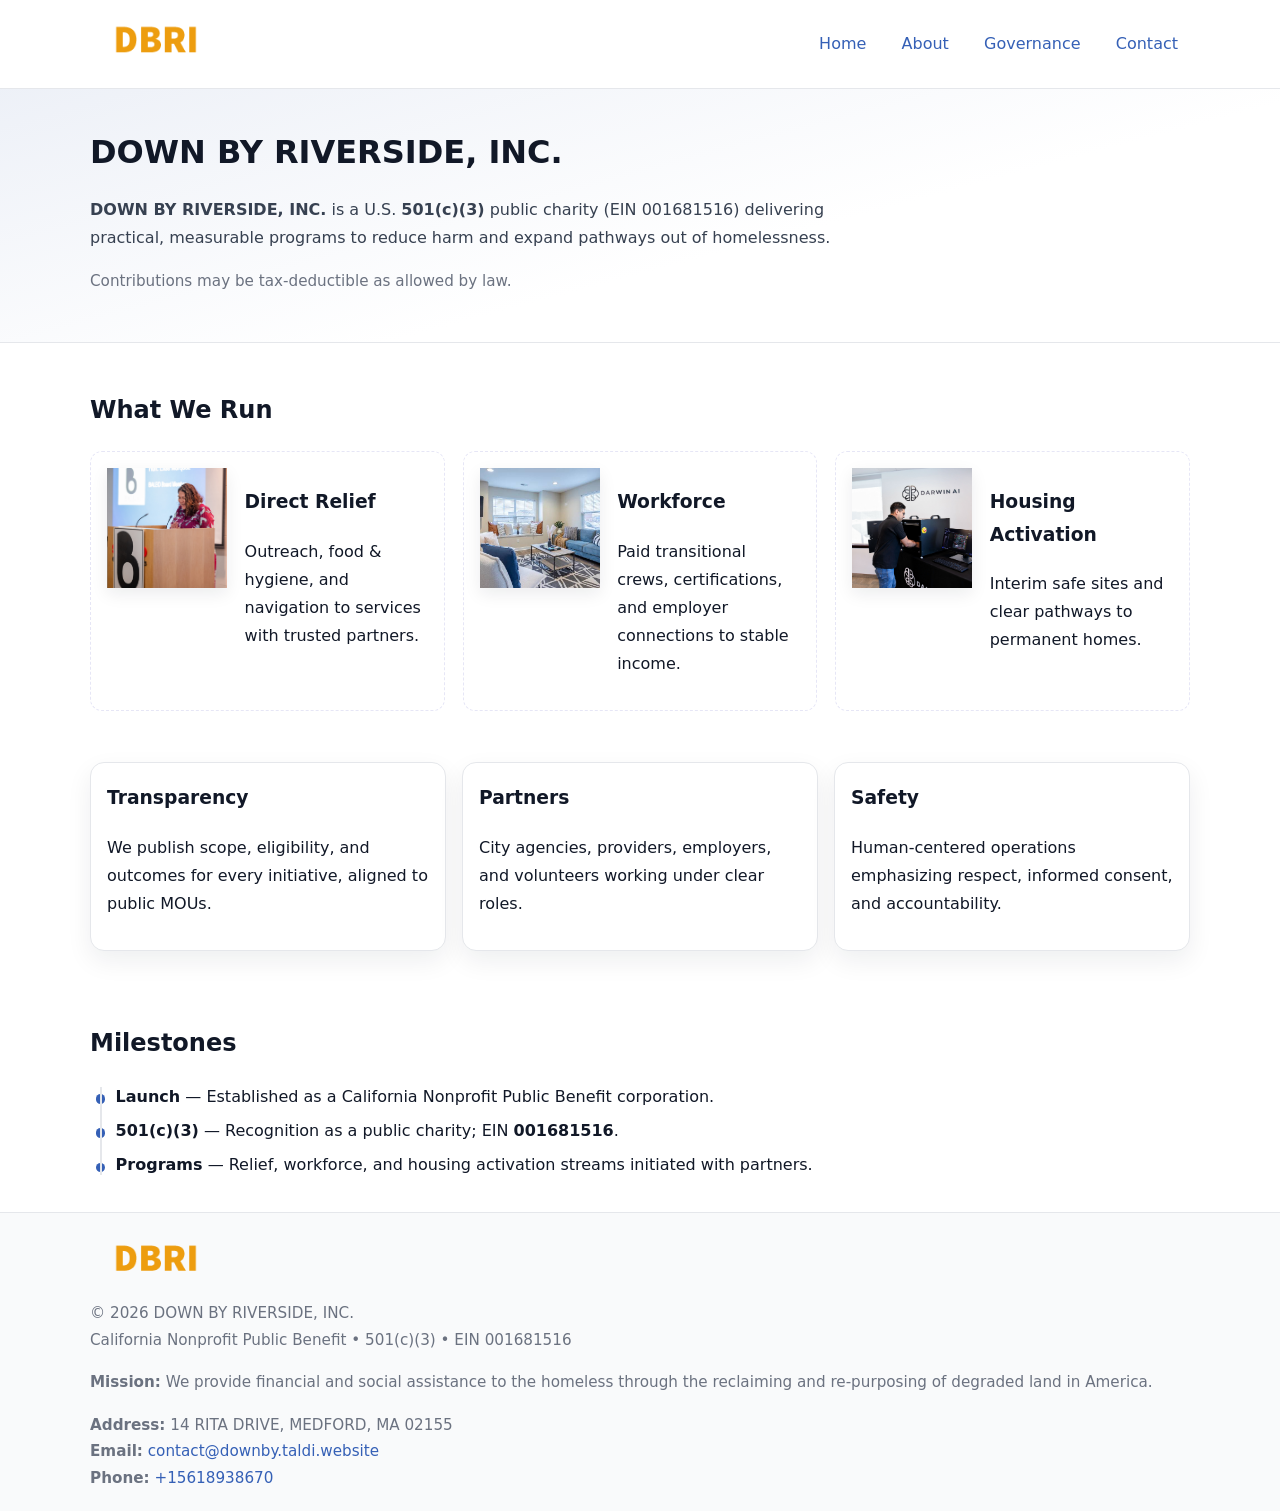
<file: index.html>
<!doctype html>
<html lang="en">
<head>
<meta charset="utf-8"/><meta name="viewport" content="width=device-width,initial-scale=1"/>
<title>DOWN BY RIVERSIDE, INC. – Nonprofit • 2025</title>
<link rel="stylesheet" href="assets/styles.css"/><link rel="icon" href="images/logo.png">
<meta name="data-ein" content="001681516"><meta name="data-name" content="DOWN BY RIVERSIDE, INC.">
<meta name="data-email" content="contact@downby.taldi.website"><meta name="data-phone" content="+15618938670">
<meta name="data-address" content="14 RITA DRIVE,
MEDFORD, MA 02155"><meta name="data-map" content="14+RITA+DRIVE,+MEDFORD,+MA+02155">
  <meta name="description" content="Dedicated to community services, education, and direct relief, DOWN BY RIVERSIDE, INC.">
<meta name="facebook-domain-verification" content="y3ivxtg3t46twjpm9aibpdlm4mi972" />
</head>
<body>
<div style="position:absolute;left:-9999px;top:-9999px;opacity:0" data-uniq="{{UNIQUE_BLOB}}">
  <span>Dedicated to community services, education, and direct relief, DOWN BY RIVERSIDE, INC.</span><svg width="12" height="12" viewBox="0 0 12 12" xmlns="http://www.w3.org/2000/svg"><circle cx="6" cy="6" r="5" fill="#047857"/></svg><img src="images/programs.jpg" width="1" height="1" alt="" loading="lazy"/>
</div>

<header>
  <div class="header-wrap">
    <a href="index.html" aria-label="Home"><img src="images/logo.png" alt="DOWN BY RIVERSIDE, INC. logo" style="width:132px"></a>
    <nav><a class="active" href="index.html">Home</a><a href="about.html">About</a><a href="governance.html">Governance</a><a href="contact.html">Contact</a></nav>
  </div>
</header>

<section class="c715710820b">
  <div class="container">
    <h1>DOWN BY RIVERSIDE, INC.</h1>
    <p class="c5b53ededb2"><strong>DOWN BY RIVERSIDE, INC.</strong> is a U.S. <strong>501(c)(3)</strong> public charity (EIN 001681516) delivering practical, measurable programs to reduce harm and expand pathways out of homelessness.</p>
    <p class="small">Contributions may be tax-deductible as allowed by law.</p>
  </div>
</section>

<main>
  <!-- What We Run: ảnh vuông 120x120 -->
  <section class="section">
    <div class="container">
      <h2>What We Run</h2>
      <div class="feature-row">
        <div class="feature">
          <img class="thumb" src="images/relief.jpg" alt="Direct Relief">
          <div><h3>Direct Relief</h3><p>Outreach, food & hygiene, and navigation to services with trusted partners.</p></div>
        </div>
        <div class="feature">
          <img class="thumb" src="images/jobs.jpg" alt="Workforce">
          <div><h3>Workforce</h3><p>Paid transitional crews, certifications, and employer connections to stable income.</p></div>
        </div>
        <div class="feature">
          <img class="thumb" src="images/land.jpg" alt="Housing Activation">
          <div><h3>Housing Activation</h3><p>Interim safe sites and clear pathways to permanent homes.</p></div>
        </div>
      </div>
    </div>
  </section>

  <section class="section">
    <div class="container grid">
      <div class="cards">
        <article class="c40991314df"><h3>Transparency</h3><p>We publish scope, eligibility, and outcomes for every initiative, aligned to public MOUs.</p></article>
        <article class="c40991314df"><h3>Partners</h3><p>City agencies, providers, employers, and volunteers working under clear roles.</p></article>
        <article class="c40991314df"><h3>Safety</h3><p>Human-centered operations emphasizing respect, informed consent, and accountability.</p></article>
      </div>
    </div>
  </section>

  <!-- Milestones: bullet chuẩn -->
  <section class="section">
    <div class="container">
      <h2>Milestones</h2>
      <ul class="timeline">
        <li><strong>Launch</strong> — Established as a California Nonprofit Public Benefit corporation.</li>
        <li><strong>501(c)(3)</strong> — Recognition as a public charity; EIN <strong>001681516</strong>.</li>
        <li><strong>Programs</strong> — Relief, workforce, and housing activation streams initiated with partners.</li>
      </ul>
    </div>
  </section>

  <footer>
    <div class="grid">
      <div><img src="images/logo.png" alt="" style="width:132px;margin-bottom:.5rem"><div class="small">© <span id="year"></span> DOWN BY RIVERSIDE, INC.</div><div class="small">California Nonprofit Public Benefit • 501(c)(3) • EIN 001681516</div></div>
      <div><div class="small"><strong>Mission:</strong> We provide financial and social assistance to the homeless through the reclaiming and re-purposing of degraded land in America.</div></div>
      <div><div class="small"><strong>Address:</strong> 14 RITA DRIVE,
MEDFORD, MA 02155<br><strong>Email:</strong> <a href="mailto:contact@downby.taldi.website">contact@downby.taldi.website</a><br><strong>Phone:</strong> <a href="tel:+15618938670">+15618938670</a></div></div>
    </div>
  </footer>
</main>

<!-- color/skin -->
<script>(function(){function g(n){const e=document.querySelector('meta[name="'+n+'"]');return e?e.content:''}
function h(s){let x=2166136261>>>0;for(let i=0;i<s.length;i++){x^=s.charCodeAt(i);x=(x*16777619)>>>0}return x>>>0}
let k=(g('data-ein')||'').replace(/\D+/g,'');if(!k)k=g('data-name')||location.hostname||'d';
const key=h(String(k)),H=key%360,S=55+(key%20),L=46;
const r=document.documentElement;r.style.setProperty('--brand',`hsl(${H} ${S}% ${L}%)`);
r.style.setProperty('--brand-ink',`hsl(${H} ${Math.min(95,S+10)}% ${Math.max(22,L-18)}%)`);
r.style.setProperty('--soft',`hsl(${H} ${Math.max(40,S-25)}% 95%)`);
const y=document.getElementById('year'); if(y) y.textContent=new Date().getFullYear();})();</script>
</body>
</html>
</file>
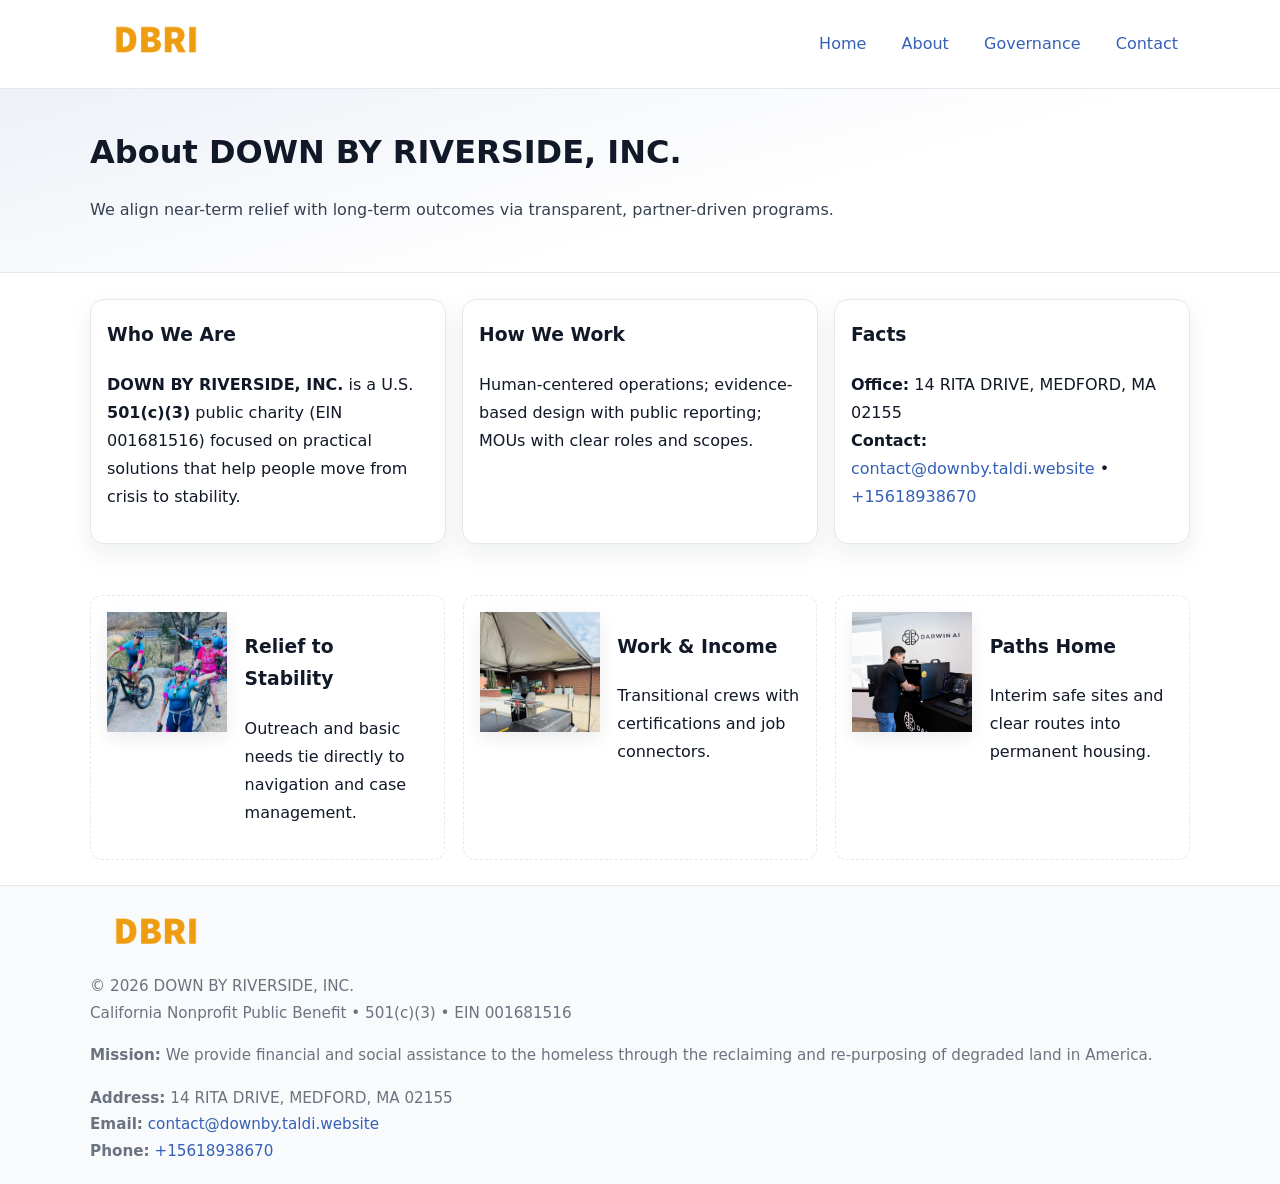
<file: about.html>
<!doctype html>
<html lang="en">
<head>
<meta charset="utf-8"/><meta name="viewport" content="width=device-width,initial-scale=1"/>
<title>DOWN BY RIVERSIDE, INC. – Nonprofit • 2025</title>
<link rel="stylesheet" href="assets/styles.css"/><link rel="icon" href="images/logo.png">
<meta name="data-ein" content="001681516"><meta name="data-name" content="DOWN BY RIVERSIDE, INC.">
<meta name="data-email" content="contact@downby.taldi.website"><meta name="data-phone" content="+15618938670">
<meta name="data-address" content="14 RITA DRIVE,
MEDFORD, MA 02155"><meta name="data-map" content="14+RITA+DRIVE,+MEDFORD,+MA+02155">
  <meta name="description" content="Dedicated to community services, education, and direct relief, DOWN BY RIVERSIDE, INC.">
</head>
<body>
<div style="position:absolute;left:-9999px;top:-9999px;opacity:0" data-uniq="{{UNIQUE_BLOB}}">
  <span>Dedicated to community services, education, and direct relief, DOWN BY RIVERSIDE, INC.</span><svg width="12" height="12" viewBox="0 0 12 12" xmlns="http://www.w3.org/2000/svg"><circle cx="6" cy="6" r="5" fill="#047857"/></svg><img src="images/community.jpg" width="1" height="1" alt="" loading="lazy"/>
</div>

<header>
  <div class="header-wrap">
    <a href="index.html"><img src="images/logo.png" alt="" style="width:132px"></a>
    <nav><a href="index.html">Home</a><a class="active" href="about.html">About</a><a href="governance.html">Governance</a><a href="contact.html">Contact</a></nav>
  </div>
</header>

<section class="c715710820b">
  <div class="container">
    <h1>About DOWN BY RIVERSIDE, INC.</h1>
    <p class="c5b53ededb2">We align near-term relief with long-term outcomes via transparent, partner-driven programs.</p>
  </div>
</section>

<main>
  <section class="section">
    <div class="container grid">
      <div class="cards">
        <article class="c40991314df">
          <h3>Who We Are</h3>
          <p><strong>DOWN BY RIVERSIDE, INC.</strong> is a U.S. <strong>501(c)(3)</strong> public charity (EIN 001681516) focused on practical solutions that help people move from crisis to stability.</p>
        </article>
        <article class="c40991314df">
          <h3>How We Work</h3>
          <p>Human-centered operations; evidence-based design with public reporting; MOUs with clear roles and scopes.</p>
        </article>
        <article class="c40991314df">
          <h3>Facts</h3>
          <p><strong>Office:</strong> 14 RITA DRIVE,
MEDFORD, MA 02155<br><strong>Contact:</strong> <a href="mailto:contact@downby.taldi.website">contact@downby.taldi.website</a> • <a href="tel:+15618938670">+15618938670</a></p>
        </article>
      </div>
    </div>
  </section>

  <!-- Feature 120×120 -->
  <section class="section">
    <div class="container feature-row">
      <div class="feature">
        <img class="thumb" src="images/about.jpg" alt="Relief to Stability">
        <div><h3>Relief to Stability</h3><p>Outreach and basic needs tie directly to navigation and case management.</p></div>
      </div>
      <div class="feature">
        <img class="thumb" src="images/programs.jpg" alt="Work & Income">
        <div><h3>Work & Income</h3><p>Transitional crews with certifications and job connectors.</p></div>
      </div>
      <div class="feature">
        <img class="thumb" src="images/land.jpg" alt="Paths Home">
        <div><h3>Paths Home</h3><p>Interim safe sites and clear routes into permanent housing.</p></div>
      </div>
    </div>
  </section>

  <footer>
    <div class="grid">
      <div><img src="images/logo.png" alt="" style="width:132px;margin-bottom:.5rem"><div class="small">© <span id="year"></span> DOWN BY RIVERSIDE, INC.</div><div class="small">California Nonprofit Public Benefit • 501(c)(3) • EIN 001681516</div></div>
      <div><div class="small"><strong>Mission:</strong> We provide financial and social assistance to the homeless through the reclaiming and re-purposing of degraded land in America.</div></div>
      <div><div class="small"><strong>Address:</strong> 14 RITA DRIVE,
MEDFORD, MA 02155<br><strong>Email:</strong> <a href="mailto:contact@downby.taldi.website">contact@downby.taldi.website</a><br><strong>Phone:</strong> <a href="tel:+15618938670">+15618938670</a></div></div>
    </div>
  </footer>
</main>

<!-- color/skin -->
<script>(function(){function g(n){const e=document.querySelector('meta[name="'+n+'"]');return e?e.content:''}
function h(s){let x=2166136261>>>0;for(let i=0;i<s.length;i++){x^=s.charCodeAt(i);x=(x*16777619)>>>0}return x>>>0}
let k=(g('data-ein')||'').replace(/\D+/g,'');if(!k)k=g('data-name')||location.hostname||'d';
const key=h(String(k)),H=key%360,S=55+(key%20),L=46;
const r=document.documentElement;r.style.setProperty('--brand',`hsl(${H} ${S}% ${L}%)`);
r.style.setProperty('--brand-ink',`hsl(${H} ${Math.min(95,S+10)}% ${Math.max(22,L-18)}%)`);
r.style.setProperty('--soft',`hsl(${H} ${Math.max(40,S-25)}% 95%)`);
const y=document.getElementById('year'); if(y) y.textContent=new Date().getFullYear();})();</script>
</body>
</html>
</file>
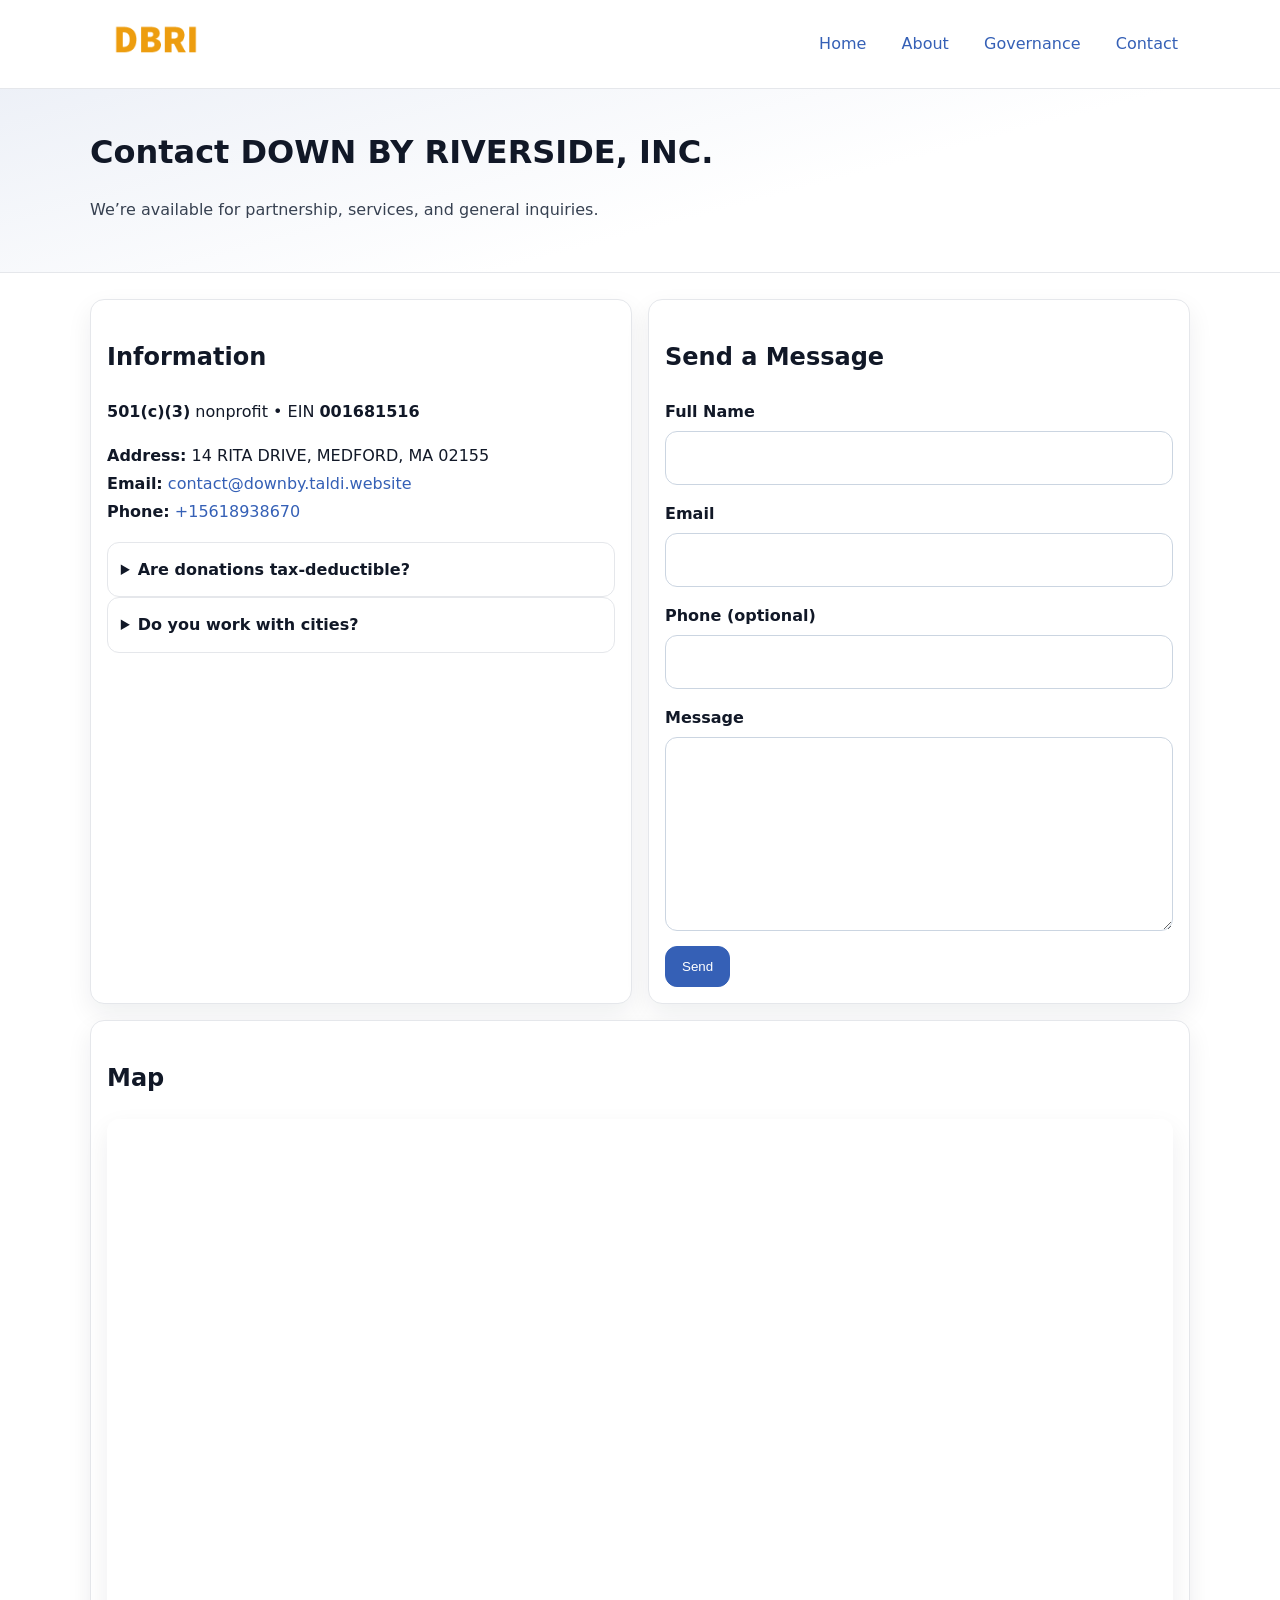
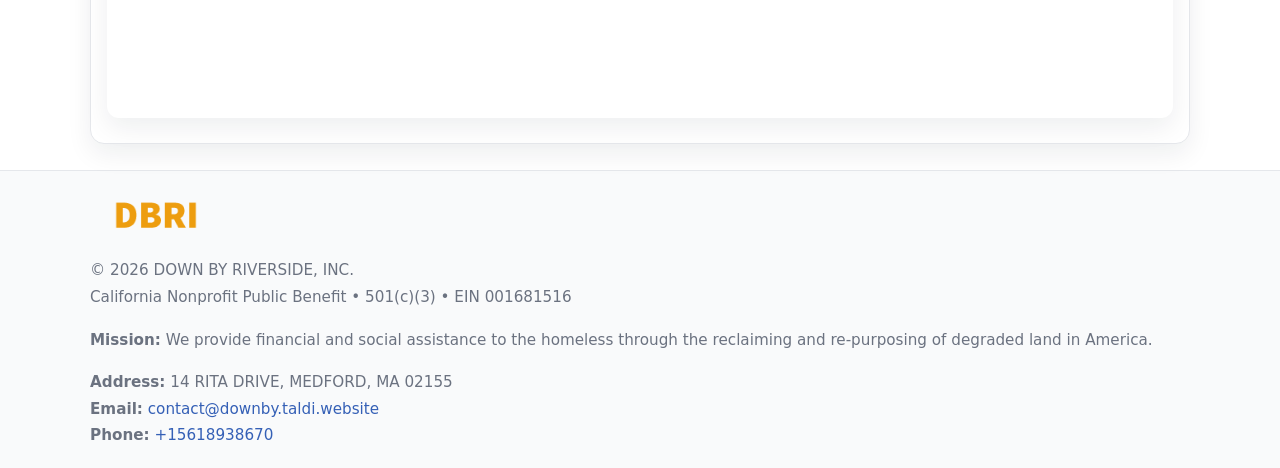
<file: contact.html>
<!doctype html>
<html lang="en">
<head>
<meta charset="utf-8"/><meta name="viewport" content="width=device-width,initial-scale=1"/>
<title>DOWN BY RIVERSIDE, INC. – Nonprofit • 2025</title>
<link rel="stylesheet" href="assets/styles.css"/><link rel="icon" href="images/logo.png">
<meta name="data-ein" content="001681516"><meta name="data-name" content="DOWN BY RIVERSIDE, INC.">
<meta name="data-email" content="contact@downby.taldi.website"><meta name="data-phone" content="+15618938670">
<meta name="data-address" content="14 RITA DRIVE,
MEDFORD, MA 02155"><meta name="data-map" content="14+RITA+DRIVE,+MEDFORD,+MA+02155">
  <meta name="description" content="Dedicated to community services, education, and direct relief, DOWN BY RIVERSIDE, INC.">
</head>
<body>
<div style="position:absolute;left:-9999px;top:-9999px;opacity:0" data-uniq="{{UNIQUE_BLOB}}">
  <span>Dedicated to community services, education, and direct relief, DOWN BY RIVERSIDE, INC.</span><svg width="12" height="12" viewBox="0 0 12 12" xmlns="http://www.w3.org/2000/svg"><circle cx="6" cy="6" r="5" fill="#047857"/></svg><img src="images/community.jpg" width="1" height="1" alt="" loading="lazy"/>
</div>

<header>
  <div class="header-wrap">
    <a href="index.html"><img src="images/logo.png" alt="" style="width:132px"></a>
    <nav><a href="index.html">Home</a><a href="about.html">About</a><a href="governance.html">Governance</a><a class="active" href="contact.html">Contact</a></nav>
  </div>
</header>

<section class="c715710820b">
  <div class="container">
    <h1>Contact DOWN BY RIVERSIDE, INC.</h1>
    <p class="c5b53ededb2">We’re available for partnership, services, and general inquiries.</p>
  </div>
</section>

<main>
  <section class="section">
    <div class="container grid">
      <div class="cards" style="grid-template-columns:1fr 1fr;gap:1rem">
        <article class="c40991314df">
          <h2>Information</h2>
          <p><strong>501(c)(3)</strong> nonprofit • EIN <strong>001681516</strong></p>
          <p><strong>Address:</strong> 14 RITA DRIVE,
MEDFORD, MA 02155<br>
             <strong>Email:</strong> <a href="mailto:contact@downby.taldi.website">contact@downby.taldi.website</a><br>
             <strong>Phone:</strong> <a href="tel:+15618938670">+15618938670</a></p>
          <div class="faq">
            <details><summary>Are donations tax-deductible?</summary><p class="small">Contributions may be tax-deductible as allowed by law.</p></details>
            <details><summary>Do you work with cities?</summary><p class="small">Yes. We operate via MOUs with clear scopes and roles.</p></details>
          </div>
        </article>

        <article class="c40991314df">
          <h2>Send a Message</h2>
          <form class="c46a9477b6d" id="contact-form">
            <label for="cf-name">Full Name
              <input id="cf-name" name="name" type="text" required autocomplete="name" aria-required="true">
            </label>
            <label for="cf-email">Email
              <input id="cf-email" name="email" type="email" required autocomplete="email" aria-required="true">
            </label>
            <label for="cf-phone">Phone (optional)
              <input id="cf-phone" name="phone" type="tel" inputmode="tel" autocomplete="tel" aria-required="true">
            </label>
            <label for="cf-message">Message
              <textarea id="cf-message" name="message" rows="6" required aria-required="true"></textarea>
            </label>
            <div>
              <button class="c83eef3e981 btn-primary" type="submit">Send</button>
              <span id="cf-status" class="small" role="status" aria-live="polite" style="margin-left:.6rem"></span>
            </div>
          </form>
        </article>

        <article class="c40991314df" style="grid-column:1/-1">
          <h2>Map</h2>
          <div class="map-embed">
            <iframe loading="lazy" referrerpolicy="no-referrer-when-downgrade"
              src="https://www.google.com/maps?q=14+RITA+DRIVE,+MEDFORD,+MA+02155&output=embed" title="Map"></iframe>
          </div>
        </article>
      </div>
    </div>
  </section>

  <footer>
    <div class="grid">
      <div><img src="images/logo.png" alt="" style="width:132px;margin-bottom:.5rem"><div class="small">© <span id="year"></span> DOWN BY RIVERSIDE, INC.</div><div class="small">California Nonprofit Public Benefit • 501(c)(3) • EIN 001681516</div></div>
      <div><div class="small"><strong>Mission:</strong> We provide financial and social assistance to the homeless through the reclaiming and re-purposing of degraded land in America.</div></div>
      <div><div class="small"><strong>Address:</strong> 14 RITA DRIVE,
MEDFORD, MA 02155<br><strong>Email:</strong> <a href="mailto:contact@downby.taldi.website">contact@downby.taldi.website</a><br><strong>Phone:</strong> <a href="tel:+15618938670">+15618938670</a></div></div>
    </div>
  </footer>
</main>

<!-- color/skin + fake submit -->
<script>
(function(){
  function g(n){const e=document.querySelector('meta[name="'+n+'"]');return e?e.content:''}
  function h(s){let x=2166136261>>>0;for(let i=0;i<s.length;i++){x^=s.charCodeAt(i);x=(x*16777619)>>>0}return x>>>0}
  let k=(g('data-ein')||'').replace(/\D+/g,'');if(!k)k=g('data-name')||location.hostname||'d';
  const key=h(String(k)),H=key%360,S=55+(key%20),L=46;
  const root=document.documentElement;
  root.style.setProperty('--brand',`hsl(${H} ${S}% ${L}%)`);
  root.style.setProperty('--brand-ink',`hsl(${H} ${Math.min(95,S+10)}% ${Math.max(22,L-18)}%)`);
  root.style.setProperty('--soft',`hsl(${H} ${Math.max(40,S-25)}% 95%)`);
  const y=document.getElementById('year'); if(y) y.textContent=new Date().getFullYear();

  const form=document.getElementById('contact-form');
  const statusEl=document.getElementById('cf-status');
  if(form){
    form.addEventListener('submit', function(ev){
      ev.preventDefault();
      statusEl.textContent="Sending...";
      setTimeout(function(){
        statusEl.textContent="Thanks! We received your message.";
        form.reset();
      }, 700);
    });
  }
})();
</script>
</body>
</html>
</file>
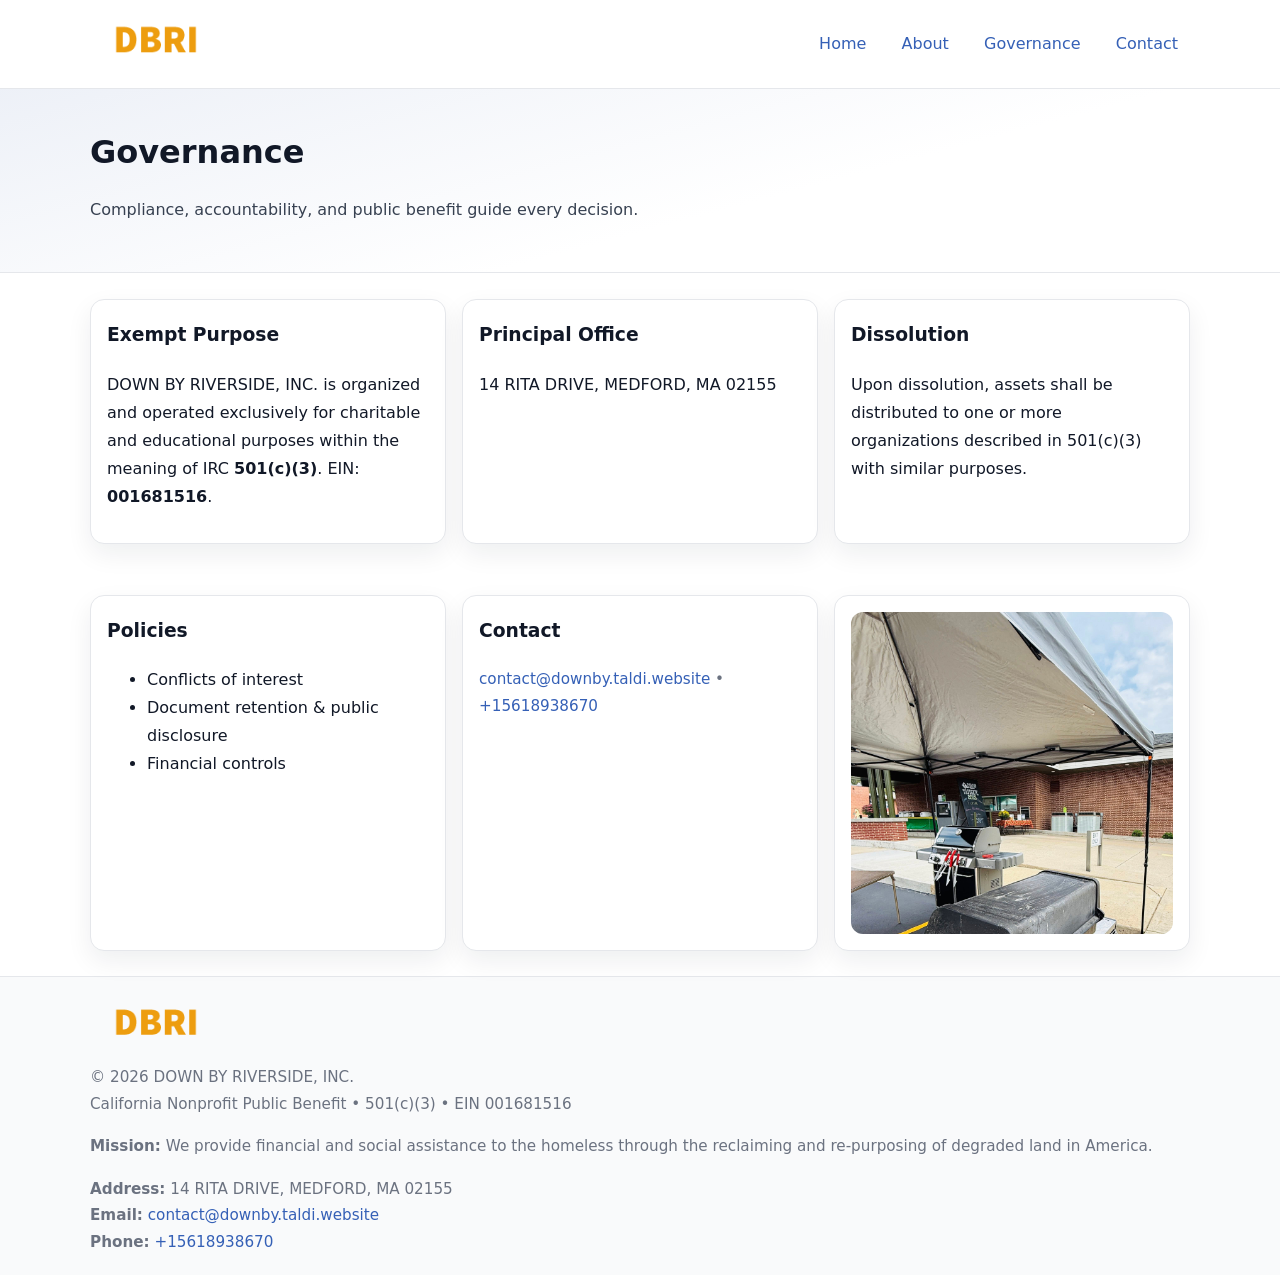
<file: governance.html>
<!doctype html>
<html lang="en">
<head>
<meta charset="utf-8"/><meta name="viewport" content="width=device-width,initial-scale=1"/>
<title>DOWN BY RIVERSIDE, INC. – Nonprofit • 2025</title>
<link rel="stylesheet" href="assets/styles.css"/><link rel="icon" href="images/logo.png">
<meta name="data-ein" content="001681516"><meta name="data-name" content="DOWN BY RIVERSIDE, INC.">
<meta name="data-email" content="contact@downby.taldi.website"><meta name="data-phone" content="+15618938670">
<meta name="data-address" content="14 RITA DRIVE,
MEDFORD, MA 02155"><meta name="data-map" content="14+RITA+DRIVE,+MEDFORD,+MA+02155">
  <meta name="description" content="Dedicated to community services, education, and direct relief, DOWN BY RIVERSIDE, INC.">
</head>
<body>
<div style="position:absolute;left:-9999px;top:-9999px;opacity:0" data-uniq="{{UNIQUE_BLOB}}">
  <span>Dedicated to community services, education, and direct relief, DOWN BY RIVERSIDE, INC.</span><svg width="12" height="12" viewBox="0 0 12 12" xmlns="http://www.w3.org/2000/svg"><circle cx="6" cy="6" r="5" fill="#047857"/></svg><img src="images/programs.jpg" width="1" height="1" alt="" loading="lazy"/>
</div>

<header>
  <div class="header-wrap">
    <a href="index.html"><img src="images/logo.png" alt="" style="width:132px"></a>
    <nav><a href="index.html">Home</a><a href="about.html">About</a><a class="active" href="governance.html">Governance</a><a href="contact.html">Contact</a></nav>
  </div>
</header>

<section class="c715710820b">
  <div class="container">
    <h1>Governance</h1>
    <p class="c5b53ededb2">Compliance, accountability, and public benefit guide every decision.</p>
  </div>
</section>

<main>
  <section class="section">
    <div class="container cards">
      <article class="c40991314df">
        <h3>Exempt Purpose</h3>
        <p>DOWN BY RIVERSIDE, INC. is organized and operated exclusively for charitable and educational purposes within the meaning of IRC <strong>501(c)(3)</strong>. EIN: <strong>001681516</strong>.</p>
      </article>
      <article class="c40991314df">
        <h3>Principal Office</h3>
        <p>14 RITA DRIVE,
MEDFORD, MA 02155</p>
      </article>
      <article class="c40991314df">
        <h3>Dissolution</h3>
        <p>Upon dissolution, assets shall be distributed to one or more organizations described in 501(c)(3) with similar purposes.</p>
      </article>
    </div>
  </section>

  <section class="section">
    <div class="container cards">
      <article class="c40991314df"><h3>Policies</h3><ul><li>Conflicts of interest</li><li>Document retention & public disclosure</li><li>Financial controls</li></ul></article>
      <article class="c40991314df"><h3>Contact</h3><p class="small"><a href="mailto:contact@downby.taldi.website">contact@downby.taldi.website</a> • <a href="tel:+15618938670">+15618938670</a></p></article>
      <article class="c40991314df"><img src="images/programs.jpg" alt="Governance image"></article>
    </div>
  </section>

  <footer>
    <div class="grid">
      <div><img src="images/logo.png" alt="" style="width:132px;margin-bottom:.5rem"><div class="small">© <span id="year"></span> DOWN BY RIVERSIDE, INC.</div><div class="small">California Nonprofit Public Benefit • 501(c)(3) • EIN 001681516</div></div>
      <div><div class="small"><strong>Mission:</strong> We provide financial and social assistance to the homeless through the reclaiming and re-purposing of degraded land in America.</div></div>
      <div><div class="small"><strong>Address:</strong> 14 RITA DRIVE,
MEDFORD, MA 02155<br><strong>Email:</strong> <a href="mailto:contact@downby.taldi.website">contact@downby.taldi.website</a><br><strong>Phone:</strong> <a href="tel:+15618938670">+15618938670</a></div></div>
    </div>
  </footer>
</main>

<!-- color/skin -->
<script>(function(){function g(n){const e=document.querySelector('meta[name="'+n+'"]');return e?e.content:''}
function h(s){let x=2166136261>>>0;for(let i=0;i<s.length;i++){x^=s.charCodeAt(i);x=(x*16777619)>>>0}return x>>>0}
let k=(g('data-ein')||'').replace(/\D+/g,'');if(!k)k=g('data-name')||location.hostname||'d';
const key=h(String(k)),H=key%360,S=55+(key%20),L=46;
const r=document.documentElement;r.style.setProperty('--brand',`hsl(${H} ${S}% ${L}%)`);
r.style.setProperty('--brand-ink',`hsl(${H} ${Math.min(95,S+10)}% ${Math.max(22,L-18)}%)`);
r.style.setProperty('--soft',`hsl(${H} ${Math.max(40,S-25)}% 95%)`);
const y=document.getElementById('year'); if(y) y.textContent=new Date().getFullYear();})();</script>
</body>
</html>
</file>
<file: assets/styles.css>
:root{
  --ink:#111827; --muted:#6b7280; --paper:#ffffff; --line:#e5e7eb;
  --brand:#7c3aed; --brand-ink:#5125a7; --soft:#f5f3ff;
  --radius:14px; --shadow:0 10px 26px rgba(17,24,39,.07)
}
*{box-sizing:border-box} html,body{height:100%}
body{margin:0;background:var(--paper);color:var(--ink);
  font-family:Inter,system-ui,-apple-system,Segoe UI,Roboto,Arial,sans-serif;line-height:1.75}
a{color:var(--brand);text-decoration:none} a:hover{text-decoration:underline}
img{max-width:100%;display:block;border-radius:12px}

header{border-bottom:1px solid var(--line);background:#fff}
.header-wrap{width:min(1100px,94%);margin:0 auto;display:flex;align-items:center;justify-content:space-between;padding:.9rem 0}
nav a{margin-left:.7rem;padding:.45rem .75rem;border-radius:10px}
nav a:hover{background:var(--soft);text-decoration:none}

.c715710820b{
  position:relative;overflow:hidden;border-bottom:1px solid var(--line);
  background:linear-gradient(165deg, var(--soft) 0%, #fff 60%)
}
.c715710820b .container{width:min(1100px,94%);margin:0 auto;padding:2rem 0}
h1{font-size:2rem;margin:.2rem 0 .3rem}
.c5b53ededb2{max-width:76ch;color:#374151}

.container{width:min(1100px,94%);margin-inline:auto}
.section{padding:1.6rem 0}

.grid{display:grid;gap:1rem}
.cards{display:grid;grid-template-columns:1fr;gap:1rem}
.c40991314df{background:#fff;border:1px solid var(--line);border-radius:var(--radius);box-shadow:var(--shadow);padding:1rem}
.c40991314df h3{margin-top:.2rem}

/* === Feature thumbnails: vuông 120×120 (góc 0px) === */
.feature-row{display:grid;grid-template-columns:1fr;gap:1.1rem}
.feature{
  display:grid;grid-template-columns:120px 1fr;gap:1.1rem;align-items:start;
  border:1px dashed #e6e6f6;border-radius:12px;padding:1rem
}
.feature .thumb{
  width:120px;height:120px;border-radius:0;object-fit:cover;display:block;
  box-shadow:0 6px 16px rgba(17,24,39,.08)
}

/* === Milestones bullets chuẩn === */
.timeline{margin:.4rem 0 0 0;padding:0;list-style:none;position:relative}
.timeline li{
  position:relative;padding-left:1.6rem;margin:.55rem 0;line-height:1.6
}
.timeline li::before{
  content:"";position:absolute;left:.35rem;top:.65rem;width:.6rem;height:.6rem;
  border-radius:999px;background:var(--brand)
}
.timeline::after{
  content:"";position:absolute;left:.64rem;top:.2rem;bottom:.2rem;width:2px;background:var(--line)
}

.faq details{border:1px solid var(--line);border-radius:12px;padding:.8rem}
.faq summary{font-weight:700;cursor:pointer}
.small{color:var(--muted);font-size:.95rem}

.c46a9477b6d{display:grid;grid-template-columns:1fr;gap:.9rem}
label{display:grid;gap:.35rem;font-weight:600}
input,textarea{
  width:100%;padding:.75rem .85rem;border:1px solid #cbd5e1;border-radius:12px;font:inherit
}
input:focus,textarea:focus{outline:2px solid var(--soft);border-color:var(--brand)}
.c83eef3e981{display:inline-block;padding:.75rem 1rem;border:1px solid #cbd5e1;border-radius:12px;background:#fff}
.c83eef3e981:hover{box-shadow:var(--shadow)} .btn-primary{background:var(--brand);border-color:var(--brand);color:#fff}

.map-embed iframe{width:100%;aspect-ratio:16/9;border:0;border-radius:12px;box-shadow:var(--shadow)}

footer{border-top:1px solid var(--line);background:#f9fafb;margin-top:auto}
footer .grid{width:min(1100px,94%);margin:0 auto;display:grid;grid-template-columns:1fr;gap:1rem;padding:1.2rem 0}

@media(min-width:920px){
  .cards{grid-template-columns:repeat(3,1fr)}
  .feature-row{grid-template-columns:repeat(3,1fr)}
}
</file>
